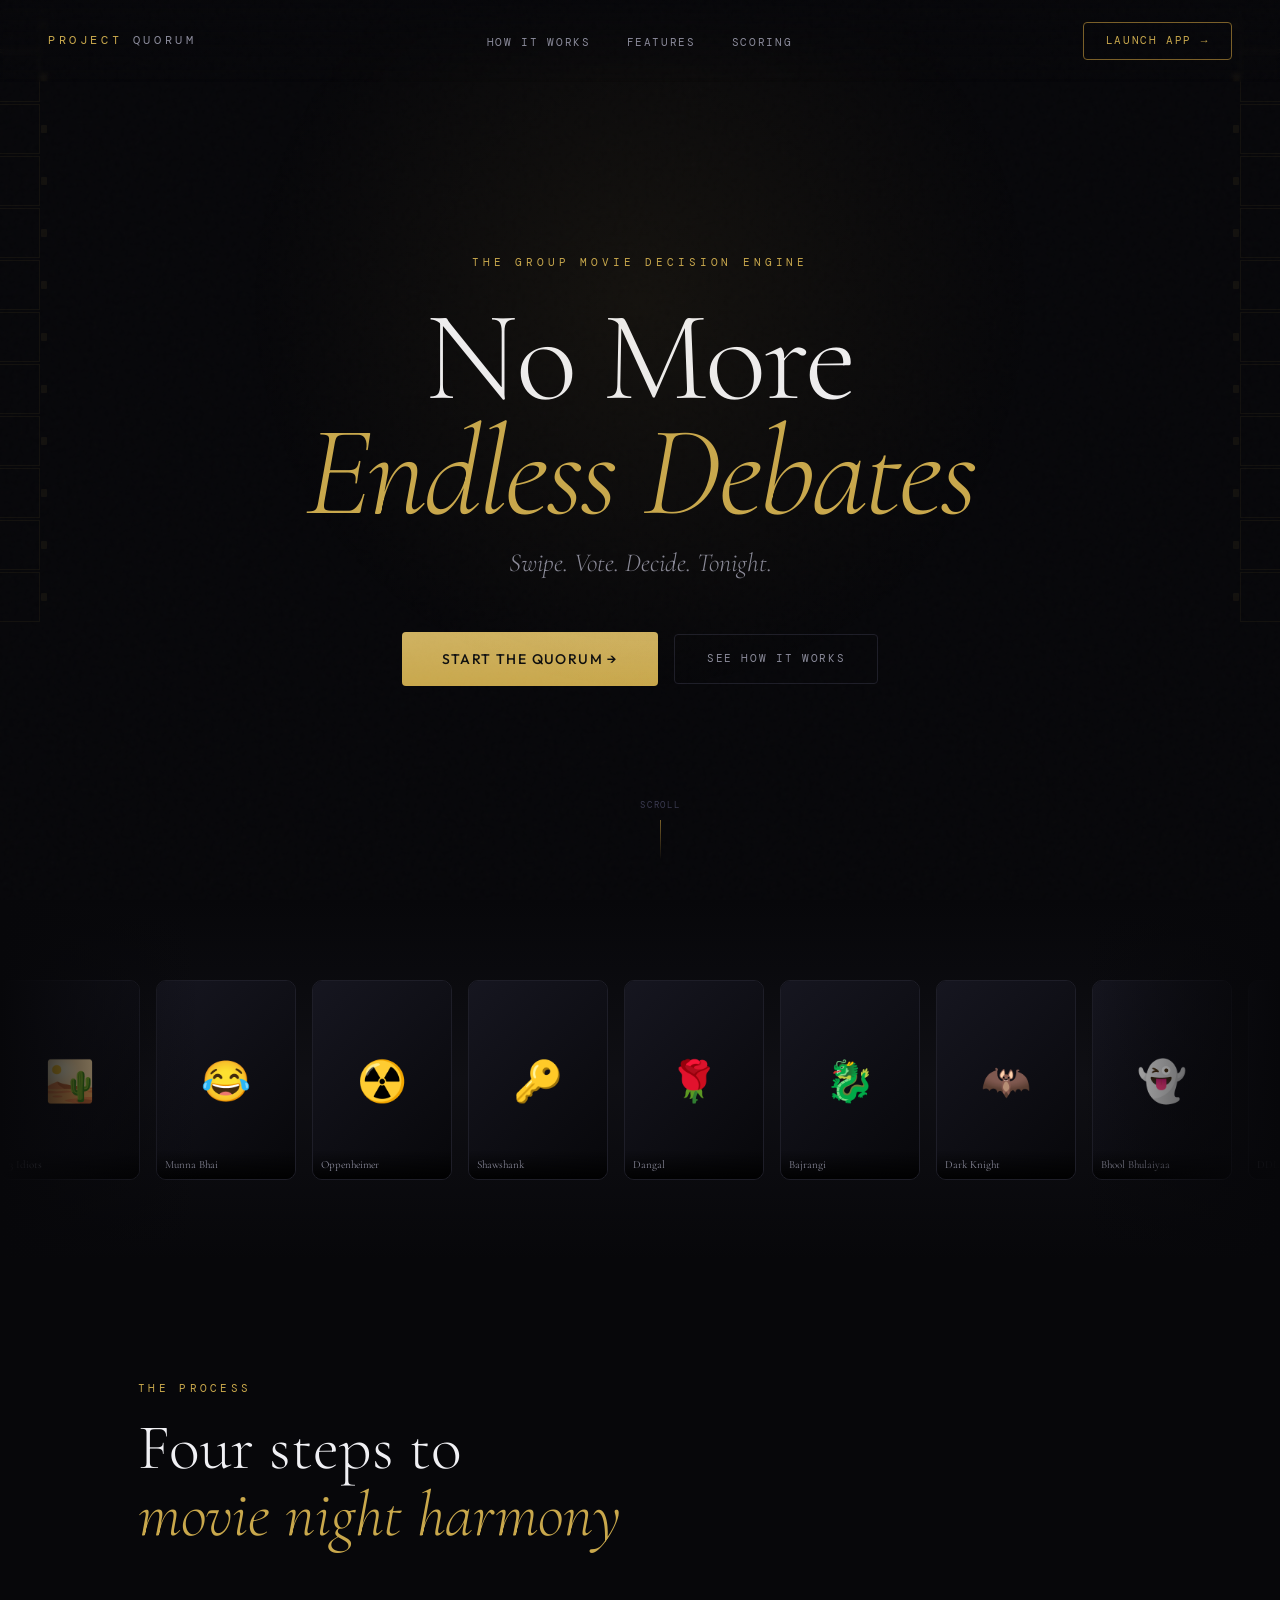
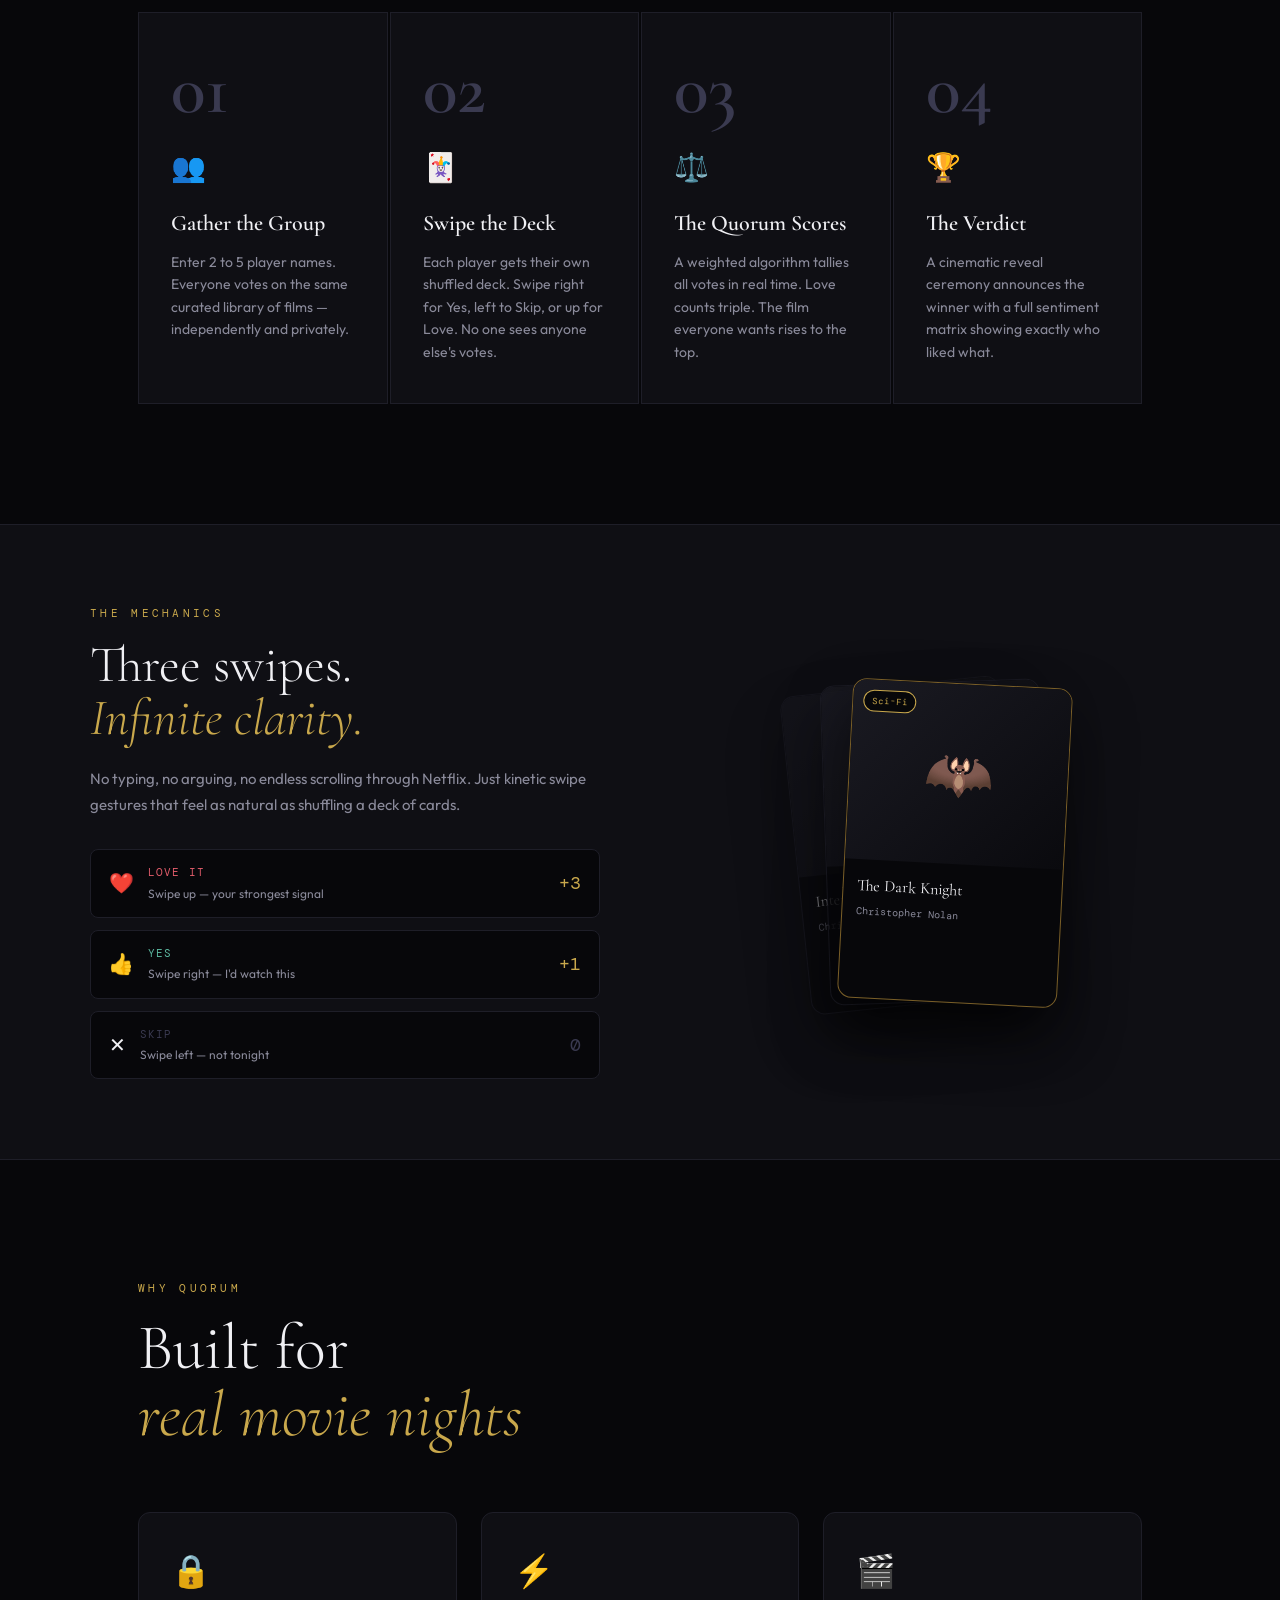
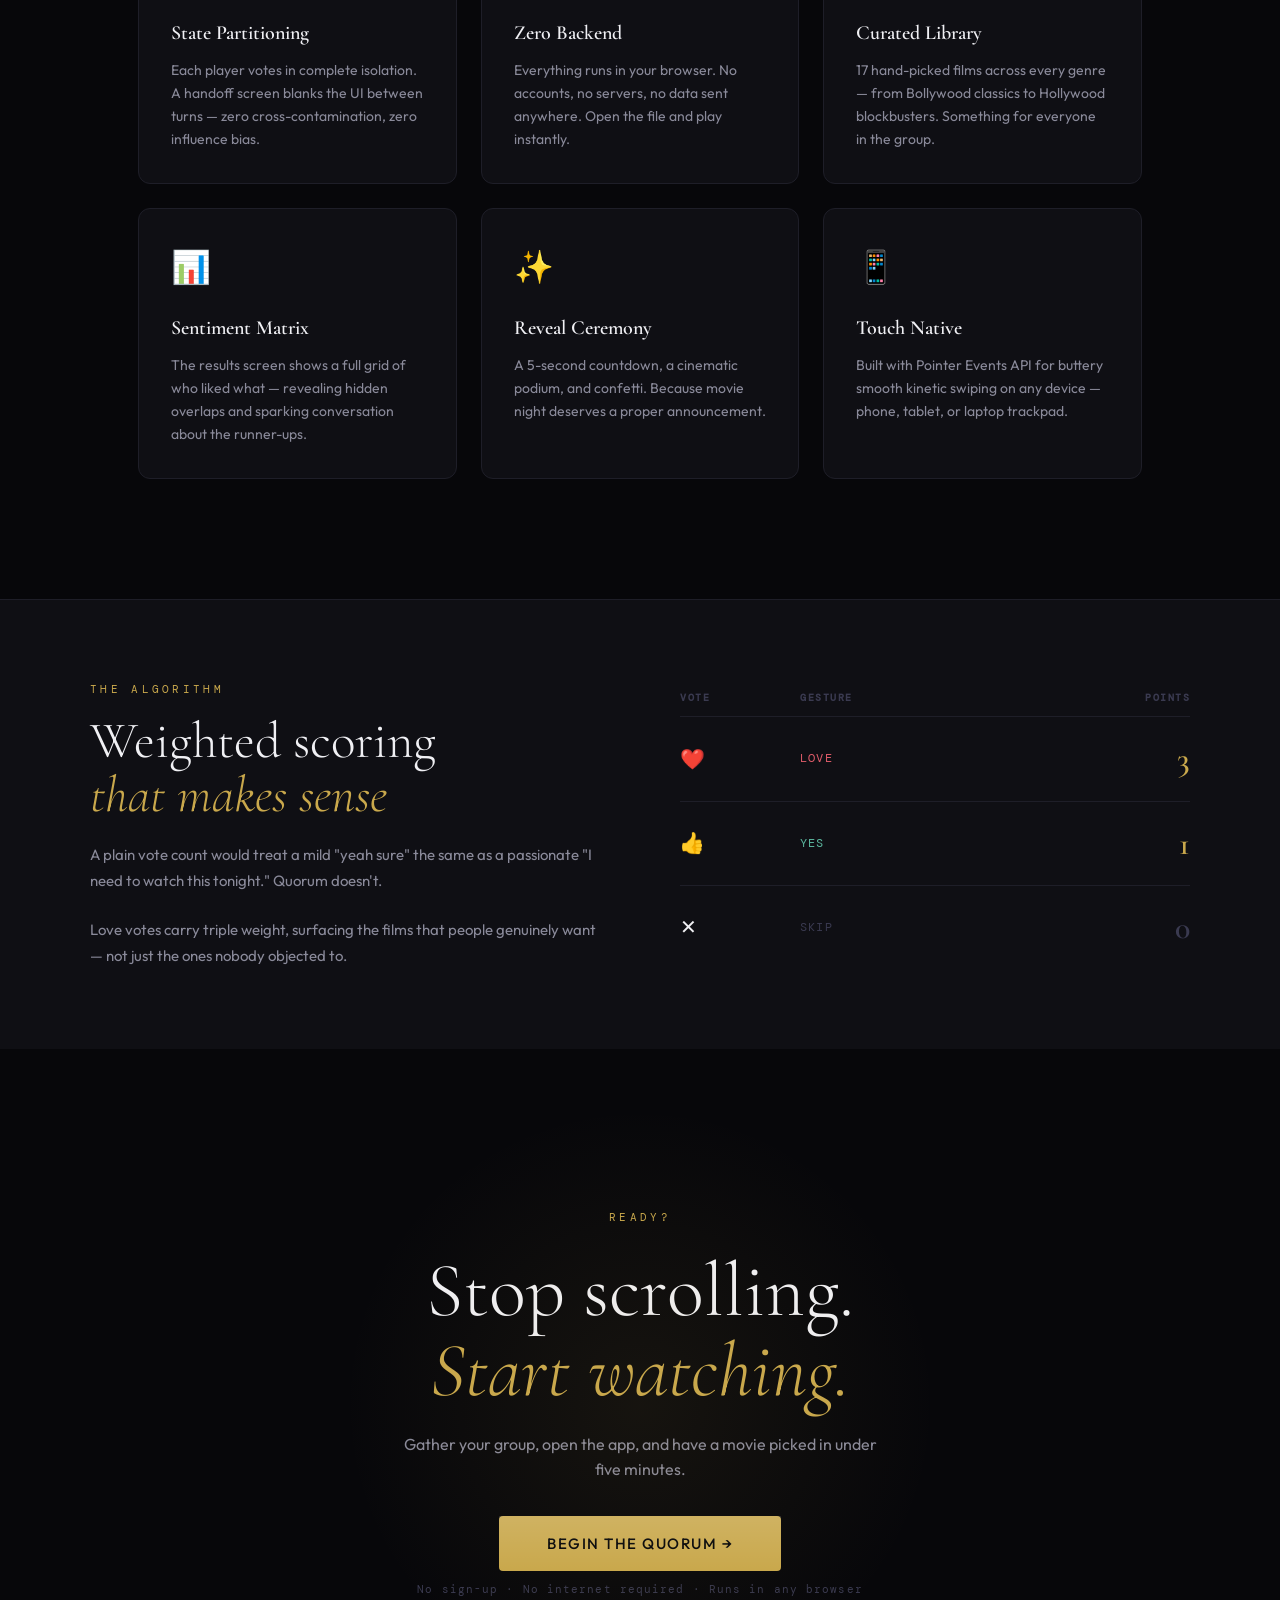
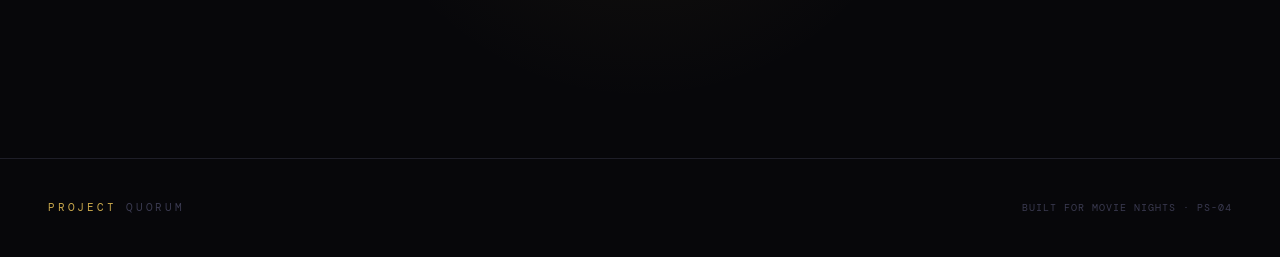
<file: index.html>
<!DOCTYPE html>
<html lang="en">
<head>
<meta charset="UTF-8">
<meta name="viewport" content="width=device-width, initial-scale=1.0">
<title>Project Quorum — Decide Together</title>
<link href="https://fonts.googleapis.com/css2?family=Cormorant+Garamond:ital,wght@0,300;0,600;1,300;1,600&family=DM+Mono:wght@300;400&family=Outfit:wght@300;400;500&display=swap" rel="stylesheet">
<style>
:root {
  --bg: #07070a;
  --gold: #c9a84c;
  --gold-light: #e8c96a;
  --gold-dim: #7a5f28;
  --gold-glow: rgba(201,168,76,0.12);
  --gold-glow2: rgba(201,168,76,0.06);
  --text: #f0f0f4;
  --text-dim: #8a8a9a;
  --text-muted: #3a3a50;
  --surface: #0f0f14;
  --surface2: #161620;
  --border: #1e1e28;
  --love: #e05c6a;
  --yes: #5cb8a0;
  --font-display: 'Cormorant Garamond', serif;
  --font-mono: 'DM Mono', monospace;
  --font-body: 'Outfit', sans-serif;
}

*, *::before, *::after { box-sizing: border-box; margin: 0; padding: 0; }
html { scroll-behavior: smooth; }
body {
  background: var(--bg);
  color: var(--text);
  font-family: var(--font-body);
  font-size: 16px;
  line-height: 1.6;
  -webkit-font-smoothing: antialiased;
  overflow-x: hidden;
}

/* ── GRAIN ── */
body::before {
  content: '';
  position: fixed; inset: 0; z-index: 9999;
  pointer-events: none;
  background-image: url("data:image/svg+xml,%3Csvg viewBox='0 0 200 200' xmlns='http://www.w3.org/2000/svg'%3E%3Cfilter id='n'%3E%3CfeTurbulence type='fractalNoise' baseFrequency='0.85' numOctaves='4' stitchTiles='stitch'/%3E%3C/filter%3E%3Crect width='100%25' height='100%25' filter='url(%23n)' opacity='0.045'/%3E%3C/svg%3E");
  opacity: 0.4;
}

/* ── NAV ── */
nav {
  position: fixed; top: 0; left: 0; right: 0; z-index: 100;
  display: flex; align-items: center; justify-content: space-between;
  padding: 22px 48px;
  background: linear-gradient(to bottom, rgba(7,7,10,0.95), transparent);
  backdrop-filter: blur(2px);
}
.nav-logo {
  font-family: var(--font-mono);
  font-size: 12px; letter-spacing: 0.3em;
  color: var(--gold); text-transform: uppercase;
}
.nav-logo span { color: var(--text-dim); }
.nav-links {
  display: flex; gap: 36px; list-style: none;
}
.nav-links a {
  font-family: var(--font-mono); font-size: 11px;
  letter-spacing: 0.15em; color: var(--text-dim);
  text-decoration: none; text-transform: uppercase;
  transition: color 0.2s;
}
.nav-links a:hover { color: var(--gold); }
.nav-cta {
  padding: 9px 22px;
  border: 1px solid var(--gold-dim);
  border-radius: 4px; color: var(--gold);
  font-family: var(--font-mono); font-size: 11px;
  letter-spacing: 0.15em; text-decoration: none;
  text-transform: uppercase;
  transition: background 0.2s, border-color 0.2s;
}
.nav-cta:hover { background: var(--gold-glow); border-color: var(--gold); }

/* ── HERO ── */
.hero {
  min-height: 100vh;
  display: flex; flex-direction: column;
  align-items: center; justify-content: center;
  text-align: center;
  padding: 120px 24px 80px;
  position: relative; overflow: hidden;
}

/* Radial spotlight */
.hero::after {
  content: '';
  position: absolute;
  top: -100px; left: 50%; transform: translateX(-50%);
  width: 800px; height: 800px; border-radius: 50%;
  background: radial-gradient(ellipse, rgba(201,168,76,0.07) 0%, transparent 70%);
  pointer-events: none;
}

/* Floating film strips */
.filmstrip {
  position: absolute;
  display: flex; gap: 2px;
  opacity: 0.06;
  pointer-events: none;
}
.filmstrip-left {
  left: -20px; top: 0; bottom: 0;
  flex-direction: column;
  width: 60px;
}
.filmstrip-right {
  right: -20px; top: 0; bottom: 0;
  flex-direction: column;
  width: 60px;
}
.film-frame {
  width: 60px; height: 50px; flex-shrink: 0;
  border: 1px solid var(--gold);
  position: relative;
}
.film-frame::before, .film-frame::after {
  content: '';
  position: absolute; top: 50%; transform: translateY(-50%);
  width: 6px; height: 8px; border-radius: 1px;
  background: var(--gold);
}
.film-frame::before { left: -8px; }
.film-frame::after { right: -8px; }

.hero-eyebrow {
  font-family: var(--font-mono); font-size: 11px;
  letter-spacing: 0.35em; color: var(--gold);
  text-transform: uppercase; margin-bottom: 28px;
  opacity: 0; animation: fade-up 0.8s 0.2s ease forwards;
}
.hero-title {
  font-family: var(--font-display);
  font-size: clamp(64px, 10vw, 130px);
  font-weight: 300; line-height: 0.9;
  letter-spacing: -0.02em;
  margin-bottom: 12px;
  opacity: 0; animation: fade-up 0.8s 0.35s ease forwards;
}
.hero-title em {
  font-style: italic; color: var(--gold);
  display: block;
}
.hero-subtitle {
  font-family: var(--font-display);
  font-size: clamp(18px, 3vw, 26px);
  font-weight: 300; font-style: italic;
  color: var(--text-dim); margin-bottom: 48px;
  opacity: 0; animation: fade-up 0.8s 0.5s ease forwards;
}
.hero-actions {
  display: flex; gap: 16px; align-items: center;
  justify-content: center; flex-wrap: wrap;
  opacity: 0; animation: fade-up 0.8s 0.65s ease forwards;
}
.btn-primary {
  padding: 16px 40px;
  background: var(--gold);
  color: #000; font-family: var(--font-body);
  font-weight: 500; font-size: 14px;
  letter-spacing: 0.1em; text-transform: uppercase;
  text-decoration: none; border-radius: 4px;
  border: none; cursor: pointer;
  transition: opacity 0.2s, transform 0.15s;
  position: relative; overflow: hidden;
}
.btn-primary::after {
  content: '';
  position: absolute; inset: 0;
  background: linear-gradient(to bottom, rgba(255,255,255,0.12), transparent);
}
.btn-primary:hover { opacity: 0.9; transform: translateY(-1px); }
.btn-secondary {
  padding: 15px 32px;
  background: transparent;
  border: 1px solid var(--border);
  color: var(--text-dim); font-family: var(--font-mono);
  font-size: 11px; letter-spacing: 0.15em;
  text-transform: uppercase; text-decoration: none;
  border-radius: 4px;
  transition: border-color 0.2s, color 0.2s;
}
.btn-secondary:hover { border-color: var(--gold-dim); color: var(--gold); }

/* Scroll indicator */
.scroll-hint {
  position: absolute; bottom: 40px; left: 50%; transform: translateX(-50%);
  display: flex; flex-direction: column; align-items: center; gap: 8px;
  opacity: 0; animation: fade-up 0.8s 1s ease forwards;
}
.scroll-hint span {
  font-family: var(--font-mono); font-size: 9px;
  letter-spacing: 0.2em; color: var(--text-muted);
  text-transform: uppercase;
}
.scroll-line {
  width: 1px; height: 40px;
  background: linear-gradient(to bottom, var(--gold-dim), transparent);
  animation: scroll-pulse 2s ease-in-out infinite;
}
@keyframes scroll-pulse {
  0%, 100% { opacity: 0.4; transform: scaleY(1); }
  50% { opacity: 1; transform: scaleY(1.1); }
}

/* ── CARDS PREVIEW ── */
.preview-strip {
  padding: 80px 0;
  overflow: hidden;
  position: relative;
  background: linear-gradient(to bottom, var(--bg), var(--surface), var(--bg));
}
.preview-strip::before, .preview-strip::after {
  content: '';
  position: absolute; top: 0; bottom: 0; width: 200px; z-index: 2;
  pointer-events: none;
}
.preview-strip::before { left: 0; background: linear-gradient(to right, var(--bg), transparent); }
.preview-strip::after  { right: 0; background: linear-gradient(to left, var(--bg), transparent); }

.cards-track {
  display: flex; gap: 16px;
  animation: scroll-track 30s linear infinite;
  width: max-content;
}
.cards-track:hover { animation-play-state: paused; }

@keyframes scroll-track {
  from { transform: translateX(0); }
  to   { transform: translateX(-50%); }
}

.preview-card {
  width: 140px; height: 200px; flex-shrink: 0;
  background: var(--surface2);
  border: 1px solid var(--border);
  border-radius: 10px; overflow: hidden;
  position: relative;
  transition: transform 0.3s, border-color 0.3s;
}
.preview-card:hover { transform: translateY(-6px) scale(1.03); border-color: var(--gold-dim); }
.preview-card-inner {
  width: 100%; height: 100%;
  display: flex; align-items: center; justify-content: center;
  font-size: 40px;
  background: linear-gradient(135deg, var(--surface2), var(--bg));
}
.preview-card-label {
  position: absolute; bottom: 0; left: 0; right: 0;
  padding: 8px;
  background: linear-gradient(to top, rgba(0,0,0,0.9), transparent);
  font-family: var(--font-display); font-size: 11px;
  line-height: 1.2; color: var(--text-dim);
}

/* ── HOW IT WORKS ── */
.how {
  padding: 120px 48px;
  max-width: 1100px; margin: 0 auto;
}
.section-eyebrow {
  font-family: var(--font-mono); font-size: 11px;
  letter-spacing: 0.3em; color: var(--gold);
  text-transform: uppercase; margin-bottom: 16px;
}
.section-title {
  font-family: var(--font-display);
  font-size: clamp(36px, 5vw, 64px);
  font-weight: 300; line-height: 1.05;
  margin-bottom: 64px;
}
.section-title em { font-style: italic; color: var(--gold); }

.steps {
  display: grid;
  grid-template-columns: repeat(auto-fit, minmax(220px, 1fr));
  gap: 2px;
}
.step {
  padding: 40px 32px;
  background: var(--surface);
  border: 1px solid var(--border);
  position: relative; overflow: hidden;
  transition: border-color 0.3s;
}
.step:hover { border-color: var(--gold-dim); }
.step::before {
  content: '';
  position: absolute; top: 0; left: 0; right: 0; height: 1px;
  background: linear-gradient(90deg, transparent, var(--gold-dim), transparent);
  opacity: 0; transition: opacity 0.3s;
}
.step:hover::before { opacity: 1; }
.step-num {
  font-family: var(--font-display);
  font-size: 72px; font-weight: 600;
  color: var(--text-muted); line-height: 1;
  margin-bottom: 20px;
  transition: color 0.3s;
}
.step:hover .step-num { color: var(--gold-dim); }
.step-icon { font-size: 28px; margin-bottom: 16px; }
.step-title {
  font-family: var(--font-display);
  font-size: 22px; font-weight: 600;
  margin-bottom: 10px;
}
.step-desc {
  font-size: 14px; color: var(--text-dim); line-height: 1.6;
}

/* ── SWIPE DEMO ── */
.demo {
  padding: 80px 48px;
  background: var(--surface);
  border-top: 1px solid var(--border);
  border-bottom: 1px solid var(--border);
}
.demo-inner {
  max-width: 1100px; margin: 0 auto;
  display: grid; grid-template-columns: 1fr 1fr;
  gap: 80px; align-items: center;
}
.demo-text .section-eyebrow { margin-bottom: 16px; }
.demo-text .section-title { margin-bottom: 24px; }
.demo-desc {
  color: var(--text-dim); font-size: 15px; line-height: 1.7;
  margin-bottom: 32px;
}
.vote-pills {
  display: flex; flex-direction: column; gap: 12px;
}
.vote-pill {
  display: flex; align-items: center; gap: 14px;
  padding: 14px 18px;
  background: var(--bg);
  border: 1px solid var(--border);
  border-radius: 8px;
  transition: border-color 0.2s, transform 0.2s;
}
.vote-pill:hover { transform: translateX(4px); }
.vote-pill.love:hover { border-color: var(--love); }
.vote-pill.yes:hover  { border-color: var(--yes); }
.vote-pill.skip:hover { border-color: var(--text-muted); }
.pill-icon { font-size: 20px; }
.pill-text { flex: 1; }
.pill-name {
  font-family: var(--font-mono); font-size: 11px;
  letter-spacing: 0.1em; text-transform: uppercase;
  margin-bottom: 2px;
}
.vote-pill.love .pill-name { color: var(--love); }
.vote-pill.yes  .pill-name { color: var(--yes); }
.vote-pill.skip .pill-name { color: var(--text-muted); }
.pill-sub { font-size: 12px; color: var(--text-dim); }
.pill-points {
  font-family: var(--font-mono); font-size: 18px;
  color: var(--gold);
}

/* Demo card mockup */
.demo-visual {
  display: flex; align-items: center; justify-content: center;
  position: relative; height: 400px;
}
.mock-card {
  width: 220px; height: 320px;
  background: var(--bg);
  border: 1px solid var(--border);
  border-radius: 14px; overflow: hidden;
  position: absolute;
  box-shadow: 0 30px 60px rgba(0,0,0,0.5);
}
.mock-card.c1 {
  transform: rotate(-6deg) translateX(-30px);
  z-index: 1; opacity: 0.5;
}
.mock-card.c2 {
  transform: rotate(-2deg);
  z-index: 2; opacity: 0.75;
}
.mock-card.c3 {
  transform: rotate(3deg) translateX(20px);
  z-index: 3;
  animation: card-float 3s ease-in-out infinite;
  border-color: var(--gold-dim);
}
@keyframes card-float {
  0%, 100% { transform: rotate(3deg) translateX(20px) translateY(0); }
  50%       { transform: rotate(3deg) translateX(20px) translateY(-8px); }
}
.mock-poster {
  height: 180px; width: 100%;
  display: flex; align-items: center; justify-content: center;
  font-size: 56px;
  background: linear-gradient(135deg, #1a1a22, #0a0a0e);
}
.mock-body { padding: 14px; }
.mock-title {
  font-family: var(--font-display); font-size: 16px;
  margin-bottom: 4px;
}
.mock-dir {
  font-family: var(--font-mono); font-size: 10px;
  color: var(--text-dim);
}
.mock-badge {
  position: absolute; top: 10px; left: 10px;
  background: rgba(0,0,0,0.7);
  border: 1px solid var(--gold);
  border-radius: 20px; padding: 3px 8px;
  font-family: var(--font-mono); font-size: 9px;
  color: var(--gold); letter-spacing: 0.1em;
}

/* ── FEATURES ── */
.features {
  padding: 120px 48px;
  max-width: 1100px; margin: 0 auto;
}
.features-grid {
  display: grid;
  grid-template-columns: repeat(auto-fit, minmax(280px, 1fr));
  gap: 24px;
}
.feature-card {
  padding: 32px;
  background: var(--surface);
  border: 1px solid var(--border);
  border-radius: 12px;
  transition: border-color 0.3s, transform 0.3s;
  position: relative; overflow: hidden;
}
.feature-card:hover { border-color: var(--gold-dim); transform: translateY(-3px); }
.feature-card::after {
  content: '';
  position: absolute; bottom: 0; left: 0; right: 0; height: 1px;
  background: linear-gradient(90deg, transparent, var(--gold-dim), transparent);
  opacity: 0; transition: opacity 0.3s;
}
.feature-card:hover::after { opacity: 1; }
.feature-icon {
  font-size: 32px; margin-bottom: 20px;
  display: block;
}
.feature-title {
  font-family: var(--font-display); font-size: 20px;
  font-weight: 600; margin-bottom: 10px;
}
.feature-desc {
  font-size: 14px; color: var(--text-dim); line-height: 1.65;
}

/* ── SCORING ── */
.scoring {
  padding: 80px 48px;
  border-top: 1px solid var(--border);
  background: var(--surface);
}
.scoring-inner {
  max-width: 1100px; margin: 0 auto;
  display: grid; grid-template-columns: 1fr 1fr; gap: 80px; align-items: center;
}
.score-table {
  width: 100%; border-collapse: collapse;
}
.score-table th {
  font-family: var(--font-mono); font-size: 10px;
  letter-spacing: 0.15em; color: var(--text-muted);
  text-transform: uppercase; padding: 10px 0;
  text-align: left; border-bottom: 1px solid var(--border);
}
.score-table td {
  padding: 16px 0; border-bottom: 1px solid var(--border);
  vertical-align: middle;
}
.score-table tr:last-child td { border-bottom: none; }
.score-emoji { font-size: 20px; }
.score-name {
  font-family: var(--font-mono); font-size: 12px;
  letter-spacing: 0.1em; text-transform: uppercase;
  padding: 0 16px;
}
.score-dir { color: var(--text-dim); font-size: 13px; }
.score-pts {
  font-family: var(--font-display); font-size: 32px;
  font-weight: 600; color: var(--gold);
  text-align: right;
}

/* ── CTA ── */
.cta {
  padding: 160px 48px;
  text-align: center; position: relative; overflow: hidden;
}
.cta::before {
  content: '';
  position: absolute; top: 50%; left: 50%;
  transform: translate(-50%, -50%);
  width: 600px; height: 600px; border-radius: 50%;
  background: radial-gradient(ellipse, rgba(201,168,76,0.08), transparent 70%);
  pointer-events: none;
}
.cta-eyebrow {
  font-family: var(--font-mono); font-size: 11px;
  letter-spacing: 0.3em; color: var(--gold);
  text-transform: uppercase; margin-bottom: 24px;
}
.cta-title {
  font-family: var(--font-display);
  font-size: clamp(40px, 6vw, 80px);
  font-weight: 300; line-height: 1.05;
  margin-bottom: 20px;
}
.cta-title em { font-style: italic; color: var(--gold); }
.cta-sub {
  font-size: 16px; color: var(--text-dim);
  margin-bottom: 48px; max-width: 500px; margin-inline: auto;
  margin-bottom: 48px;
}
.cta-note {
  margin-top: 24px;
  font-family: var(--font-mono); font-size: 11px;
  color: var(--text-muted); letter-spacing: 0.1em;
}

/* ── FOOTER ── */
footer {
  padding: 40px 48px;
  border-top: 1px solid var(--border);
  display: flex; align-items: center; justify-content: space-between;
  flex-wrap: wrap; gap: 16px;
}
.footer-logo {
  font-family: var(--font-mono); font-size: 11px;
  letter-spacing: 0.25em; color: var(--gold);
  text-transform: uppercase;
}
.footer-logo span { color: var(--text-muted); }
.footer-text {
  font-family: var(--font-mono); font-size: 10px;
  letter-spacing: 0.1em; color: var(--text-muted);
  text-transform: uppercase;
}

/* ── ANIMATIONS ── */
@keyframes fade-up {
  from { opacity: 0; transform: translateY(24px); }
  to   { opacity: 1; transform: translateY(0); }
}

.reveal {
  opacity: 0; transform: translateY(30px);
  transition: opacity 0.7s ease, transform 0.7s ease;
}
.reveal.visible {
  opacity: 1; transform: translateY(0);
}

/* ── RESPONSIVE ── */
@media (max-width: 768px) {
  nav { padding: 18px 24px; }
  .nav-links { display: none; }
  .how, .features, .scoring, .cta { padding: 80px 24px; }
  .demo { padding: 60px 24px; }
  .demo-inner { grid-template-columns: 1fr; gap: 48px; }
  .demo-visual { height: 280px; }
  .scoring-inner { grid-template-columns: 1fr; gap: 48px; }
  footer { padding: 32px 24px; flex-direction: column; text-align: center; }
  .mock-card.c1 { display: none; }
}

/* ── SCROLLBAR ── */
::-webkit-scrollbar { width: 4px; }
::-webkit-scrollbar-track { background: var(--bg); }
::-webkit-scrollbar-thumb { background: var(--border); border-radius: 2px; }
</style>
</head>
<body>

<!-- NAV -->
<nav>
  <div class="nav-logo">PROJECT <span>QUORUM</span></div>
  <ul class="nav-links">
    <li><a href="#how">How it works</a></li>
    <li><a href="#features">Features</a></li>
    <li><a href="#scoring">Scoring</a></li>
  </ul>
  <a href="quorem.html" class="nav-cta">Launch App →</a>
</nav>

<!-- HERO -->
<section class="hero">
  <!-- Film strips -->
  <div class="filmstrip filmstrip-left">
    <div class="film-frame"></div><div class="film-frame"></div>
    <div class="film-frame"></div><div class="film-frame"></div>
    <div class="film-frame"></div><div class="film-frame"></div>
    <div class="film-frame"></div><div class="film-frame"></div>
    <div class="film-frame"></div><div class="film-frame"></div>
    <div class="film-frame"></div><div class="film-frame"></div>
  </div>
  <div class="filmstrip filmstrip-right">
    <div class="film-frame"></div><div class="film-frame"></div>
    <div class="film-frame"></div><div class="film-frame"></div>
    <div class="film-frame"></div><div class="film-frame"></div>
    <div class="film-frame"></div><div class="film-frame"></div>
    <div class="film-frame"></div><div class="film-frame"></div>
    <div class="film-frame"></div><div class="film-frame"></div>
  </div>

  <div class="hero-eyebrow">The Group Movie Decision Engine</div>
  <h1 class="hero-title">
    No More<br>
    <em>Endless Debates</em>
  </h1>
  <p class="hero-subtitle">Swipe. Vote. Decide. Tonight.</p>
  <div class="hero-actions">
    <a href="quorem.html" class="btn-primary">Start the Quorum →</a>
    <a href="#how" class="btn-secondary">See How It Works</a>
  </div>

  <div class="scroll-hint">
    <span>Scroll</span>
    <div class="scroll-line"></div>
  </div>
</section>

<!-- SCROLLING MOVIE PREVIEW -->
<div class="preview-strip">
  <div class="cards-track" id="cards-track"></div>
</div>

<!-- HOW IT WORKS -->
<section class="how" id="how">
  <div class="section-eyebrow">The Process</div>
  <h2 class="section-title">Four steps to<br><em>movie night harmony</em></h2>

  <div class="steps">
    <div class="step reveal">
      <div class="step-num">01</div>
      <div class="step-icon">👥</div>
      <div class="step-title">Gather the Group</div>
      <div class="step-desc">Enter 2 to 5 player names. Everyone votes on the same curated library of films — independently and privately.</div>
    </div>
    <div class="step reveal">
      <div class="step-num">02</div>
      <div class="step-icon">🃏</div>
      <div class="step-title">Swipe the Deck</div>
      <div class="step-desc">Each player gets their own shuffled deck. Swipe right for Yes, left to Skip, or up for Love. No one sees anyone else's votes.</div>
    </div>
    <div class="step reveal">
      <div class="step-num">03</div>
      <div class="step-icon">⚖️</div>
      <div class="step-title">The Quorum Scores</div>
      <div class="step-desc">A weighted algorithm tallies all votes in real time. Love counts triple. The film everyone wants rises to the top.</div>
    </div>
    <div class="step reveal">
      <div class="step-num">04</div>
      <div class="step-icon">🏆</div>
      <div class="step-title">The Verdict</div>
      <div class="step-desc">A cinematic reveal ceremony announces the winner with a full sentiment matrix showing exactly who liked what.</div>
    </div>
  </div>
</section>

<!-- SWIPE DEMO -->
<section class="demo">
  <div class="demo-inner">
    <div class="demo-text">
      <div class="section-eyebrow">The Mechanics</div>
      <h2 class="section-title" style="font-size:clamp(28px,4vw,52px);margin-bottom:20px">
        Three swipes.<br><em>Infinite clarity.</em>
      </h2>
      <p class="demo-desc">No typing, no arguing, no endless scrolling through Netflix. Just kinetic swipe gestures that feel as natural as shuffling a deck of cards.</p>
      <div class="vote-pills">
        <div class="vote-pill love reveal">
          <span class="pill-icon">❤️</span>
          <div class="pill-text">
            <div class="pill-name">Love It</div>
            <div class="pill-sub">Swipe up — your strongest signal</div>
          </div>
          <div class="pill-points">+3</div>
        </div>
        <div class="vote-pill yes reveal">
          <span class="pill-icon">👍</span>
          <div class="pill-text">
            <div class="pill-name">Yes</div>
            <div class="pill-sub">Swipe right — I'd watch this</div>
          </div>
          <div class="pill-points">+1</div>
        </div>
        <div class="vote-pill skip reveal">
          <span class="pill-icon">✕</span>
          <div class="pill-text">
            <div class="pill-name">Skip</div>
            <div class="pill-sub">Swipe left — not tonight</div>
          </div>
          <div class="pill-points" style="color:var(--text-muted)">0</div>
        </div>
      </div>
    </div>

    <div class="demo-visual reveal">
      <div class="mock-card c1">
        <div class="mock-poster">🌌</div>
        <div class="mock-body">
          <div class="mock-title">Interstellar</div>
          <div class="mock-dir">Christopher Nolan</div>
        </div>
      </div>
      <div class="mock-card c2">
        <div class="mock-poster">🏜️</div>
        <div class="mock-body">
          <div class="mock-title">Dune: Part Two</div>
          <div class="mock-dir">Denis Villeneuve</div>
        </div>
      </div>
      <div class="mock-card c3">
        <div class="mock-badge">Sci-Fi</div>
        <div class="mock-poster">🦇</div>
        <div class="mock-body">
          <div class="mock-title">The Dark Knight</div>
          <div class="mock-dir">Christopher Nolan</div>
        </div>
      </div>
    </div>
  </div>
</section>

<!-- FEATURES -->
<section class="features" id="features">
  <div class="section-eyebrow">Why Quorum</div>
  <h2 class="section-title">Built for<br><em>real movie nights</em></h2>

  <div class="features-grid">
    <div class="feature-card reveal">
      <span class="feature-icon">🔒</span>
      <div class="feature-title">State Partitioning</div>
      <div class="feature-desc">Each player votes in complete isolation. A handoff screen blanks the UI between turns — zero cross-contamination, zero influence bias.</div>
    </div>
    <div class="feature-card reveal">
      <span class="feature-icon">⚡</span>
      <div class="feature-title">Zero Backend</div>
      <div class="feature-desc">Everything runs in your browser. No accounts, no servers, no data sent anywhere. Open the file and play instantly.</div>
    </div>
    <div class="feature-card reveal">
      <span class="feature-icon">🎬</span>
      <div class="feature-title">Curated Library</div>
      <div class="feature-desc">17 hand-picked films across every genre — from Bollywood classics to Hollywood blockbusters. Something for everyone in the group.</div>
    </div>
    <div class="feature-card reveal">
      <span class="feature-icon">📊</span>
      <div class="feature-title">Sentiment Matrix</div>
      <div class="feature-desc">The results screen shows a full grid of who liked what — revealing hidden overlaps and sparking conversation about the runner-ups.</div>
    </div>
    <div class="feature-card reveal">
      <span class="feature-icon">✨</span>
      <div class="feature-title">Reveal Ceremony</div>
      <div class="feature-desc">A 5-second countdown, a cinematic podium, and confetti. Because movie night deserves a proper announcement.</div>
    </div>
    <div class="feature-card reveal">
      <span class="feature-icon">📱</span>
      <div class="feature-title">Touch Native</div>
      <div class="feature-desc">Built with Pointer Events API for buttery smooth kinetic swiping on any device — phone, tablet, or laptop trackpad.</div>
    </div>
  </div>
</section>

<!-- SCORING -->
<section class="scoring" id="scoring">
  <div class="scoring-inner">
    <div>
      <div class="section-eyebrow">The Algorithm</div>
      <h2 class="section-title" style="font-size:clamp(28px,4vw,52px);margin-bottom:20px">
        Weighted scoring<br><em>that makes sense</em>
      </h2>
      <p style="color:var(--text-dim);font-size:15px;line-height:1.7;margin-bottom:24px">
        A plain vote count would treat a mild "yeah sure" the same as a passionate "I need to watch this tonight." Quorum doesn't.
      </p>
      <p style="color:var(--text-dim);font-size:15px;line-height:1.7">
        Love votes carry triple weight, surfacing the films that people genuinely want — not just the ones nobody objected to.
      </p>
    </div>
    <div class="reveal">
      <table class="score-table">
        <thead>
          <tr>
            <th>Vote</th>
            <th>Gesture</th>
            <th style="text-align:right">Points</th>
          </tr>
        </thead>
        <tbody>
          <tr>
            <td><span class="score-emoji">❤️</span></td>
            <td class="score-name" style="color:var(--love)">Love</td>
            <td class="score-pts">3</td>
          </tr>
          <tr>
            <td><span class="score-emoji">👍</span></td>
            <td class="score-name" style="color:var(--yes)">Yes</td>
            <td class="score-pts">1</td>
          </tr>
          <tr>
            <td><span class="score-emoji">✕</span></td>
            <td class="score-name" style="color:var(--text-muted)">Skip</td>
            <td class="score-pts" style="color:var(--text-muted)">0</td>
          </tr>
        </tbody>
      </table>
    </div>
  </div>
</section>

<!-- CTA -->
<section class="cta">
  <div class="cta-eyebrow">Ready?</div>
  <h2 class="cta-title">
    Stop scrolling.<br>
    <em>Start watching.</em>
  </h2>
  <p class="cta-sub">Gather your group, open the app, and have a movie picked in under five minutes.</p>
  <a href="quorum.html" class="btn-primary" style="font-size:15px;padding:18px 48px">Begin the Quorum →</a>
  <div class="cta-note">No sign-up · No internet required · Runs in any browser</div>
</section>

<!-- FOOTER -->
<footer>
  <div class="footer-logo">PROJECT <span>QUORUM</span></div>
  <div class="footer-text">Built for movie nights · PS-04</div>
</footer>

<script>
/* ── SCROLLING MOVIE CARDS ── */
const movies = [
  { emoji:'🏜️', title:'3 Idiots' },
  { emoji:'😂', title:'Munna Bhai' },
  { emoji:'☢️', title:'Oppenheimer' },
  { emoji:'🔑', title:'Shawshank' },
  { emoji:'🌹', title:'Dangal' },
  { emoji:'🐉', title:'Bajrangi' },
  { emoji:'🦇', title:'Dark Knight' },
  { emoji:'👻', title:'Bhool Bhulaiyaa' },
  { emoji:'💕', title:'DDLJ' },
  { emoji:'🌊', title:'Dil Chahta Hai' },
  { emoji:'🎹', title:'Shershaah' },
  { emoji:'🥁', title:'Dhurandhar' },
  { emoji:'🪖', title:'Avengers: IW' },
  { emoji:'🏨', title:'Avengers: EG' },
  { emoji:'🛸', title:'Yeh Jawaani' },
  { emoji:'💻', title:'Kal Ho Na Ho' },
  { emoji:'🚗', title:'Dhoom' },
];

const track = document.getElementById('cards-track');
// Duplicate for seamless loop
[...movies, ...movies].forEach(m => {
  const card = document.createElement('div');
  card.className = 'preview-card';
  card.innerHTML = `
    <div class="preview-card-inner">${m.emoji}</div>
    <div class="preview-card-label">${m.title}</div>
  `;
  track.appendChild(card);
});

/* ── SCROLL REVEAL ── */
const reveals = document.querySelectorAll('.reveal');
const observer = new IntersectionObserver(entries => {
  entries.forEach((entry, i) => {
    if (entry.isIntersecting) {
      // Stagger siblings
      const siblings = [...entry.target.parentElement.children];
      const idx = siblings.indexOf(entry.target);
      setTimeout(() => {
        entry.target.classList.add('visible');
      }, idx * 80);
      observer.unobserve(entry.target);
    }
  });
}, { threshold: 0.12 });

reveals.forEach(el => observer.observe(el));
</script>
</body>
</html>
</file>
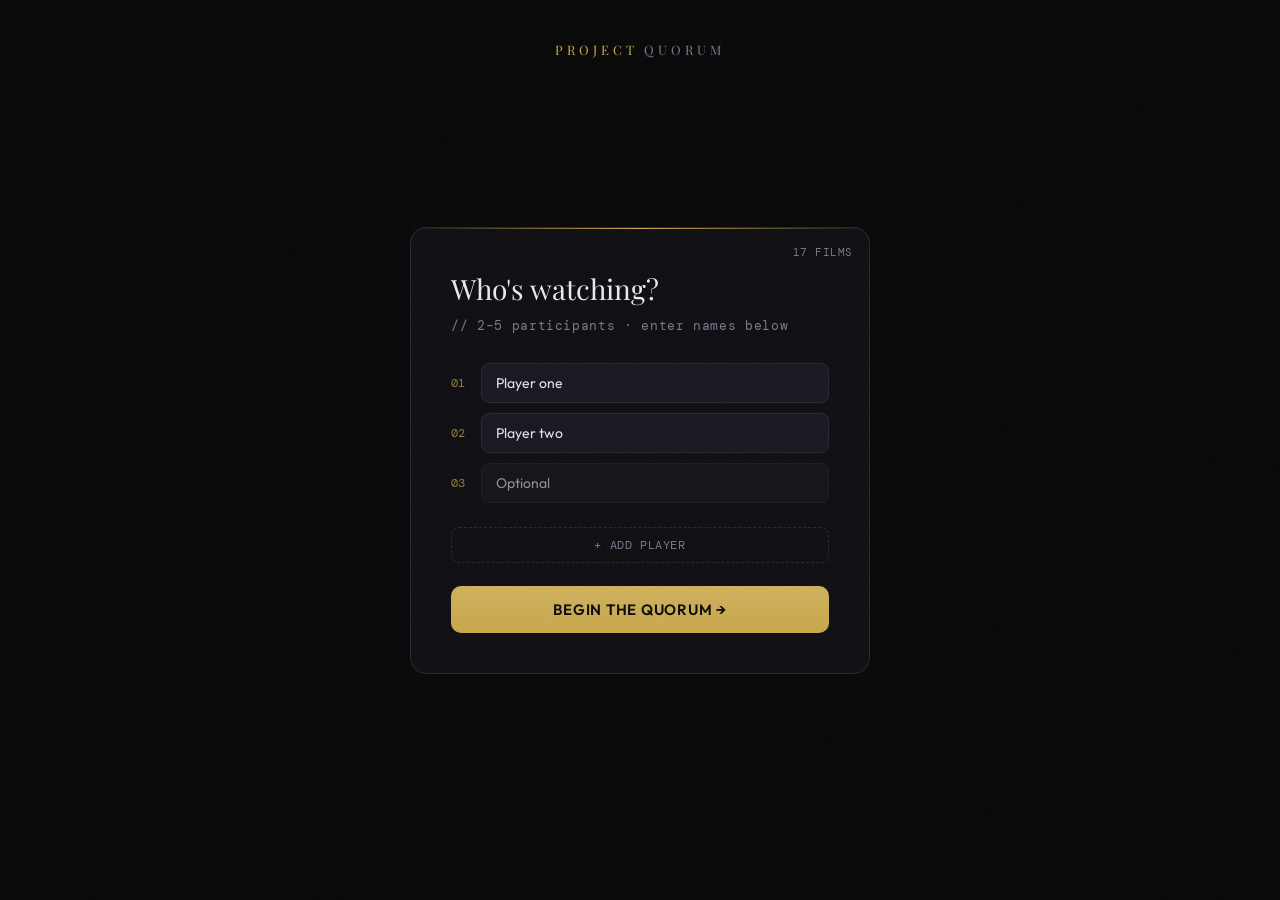
<file: quorem.html>
<!DOCTYPE html>
<html lang="en">
<head>
<meta charset="UTF-8">
<meta name="viewport" content="width=device-width, initial-scale=1.0">
<title>Project Quorum</title>
<link rel="preconnect" href="https://fonts.googleapis.com">
<link href="https://fonts.googleapis.com/css2?family=Playfair+Display:ital,wght@0,700;1,400&family=DM+Mono:wght@300;400&family=Outfit:wght@300;400;600&display=swap" rel="stylesheet">
<style>

  /* ===== DESIGN TOKENS ===== */
  :root {
    --bg: #0a0a0b;
    --surface: #111115;
    --surface2: #1a1a22;
    --border: #2a2a35;
    --gold: #c9a84c;
    --gold-dim: #7a5f28;
    --gold-glow: rgba(201,168,76,0.18);
    --love: #e05c6a;
    --love-glow: rgba(224,92,106,0.2);
    --yes: #5cb8a0;
    --yes-glow: rgba(92,184,160,0.2);
    --no: rgb(255, 47, 0);
    --text: #e8e8f0;
    --text-dim: #7a7a90;
    --text-muted: #e4e4ea;
    --font-display: 'Playfair Display', serif;
    --font-mono: 'DM Mono', monospace;
    --font-body: 'Outfit', sans-serif;
    --radius: 16px;
    --card-w: 320px;
    --card-h: 440px;
  }

  /* ===== RESET & BASE ===== */
  *, *::before, *::after { box-sizing: border-box; margin: 0; padding: 0; }
  html, body { height: 100%; overflow: hidden; }
  body {
    background: var(--bg);
    color: var(--text);
    font-family: var(--font-body);
    font-size: 15px;
    line-height: 1.5;
    -webkit-font-smoothing: antialiased;
  }
.skip-icon {
  color: #ff4757;   /* change this to any color you want */
  font-size: 22px;
}
  /* Grain overlay */
  body::before {
    content: '';
    position: fixed; inset: 0; z-index: 9999;
    pointer-events: none;
    background-image: url("data:image/svg+xml,%3Csvg viewBox='0 0 256 256' xmlns='http://www.w3.org/2000/svg'%3E%3Cfilter id='noise'%3E%3CfeTurbulence type='fractalNoise' baseFrequency='0.9' numOctaves='4' stitchTiles='stitch'/%3E%3C/filter%3E%3Crect width='100%25' height='100%25' filter='url(%23noise)' opacity='0.04'/%3E%3C/svg%3E");
    opacity: 0.35;
  }
  .action-btn.no-btn {
  border-color: #ff4757;
  color: #ff4757;
}

  /* ===== SECTIONS ===== */
  .section {
    position: fixed; inset: 0;
    display: flex; flex-direction: column;
    align-items: center; justify-content: center;
    padding: 24px;
    opacity: 0; pointer-events: none;
    transition: opacity 0.5s ease;
  }
  .section.active {
    opacity: 1; pointer-events: all;
  }
  .logo{
    padding-top: 20px;
  }

  /* ===== LOGO ===== */
  .logo {
    font-family: var(--font-display);
    font-size: 13px;
    letter-spacing: 0.3em;
    text-transform: uppercase;
    color: var(--gold);
    position: fixed; top: 20px; left: 50%;
    transform: translateX(-50%);
    z-index: 100;
    white-space: nowrap;
  }
  .logo span { color: var(--text-dim); }

  /* ===== REGISTRATION ===== */
  #reg-section {
    gap: 32px;
  }
  .reg-card {
    background: var(--surface);
    border: 1px solid var(--border);
    border-radius: var(--radius);
    padding: 40px;
    width: 100%;
    max-width: 460px;
    position: relative;
    overflow: hidden;
  }
  .reg-card::before {
    content: '';
    position: absolute; top: 0; left: 0; right: 0; height: 1px;
    background: linear-gradient(90deg, transparent, var(--gold), transparent);
  }
  .reg-title {
    font-family: var(--font-display);
    font-size: 28px;
    margin-bottom: 6px;
    color: var(--text);
  }
  .reg-subtitle {
    color: var(--text-dim);
    font-size: 13px;
    font-family: var(--font-mono);
    margin-bottom: 28px;
    letter-spacing: 0.05em;
  }
  .player-fields { display: flex; flex-direction: column; gap: 10px; margin-bottom: 24px; }
  .player-row {
    display: flex; align-items: center; gap: 10px;
  }
  .player-num {
    font-family: var(--font-mono);
    font-size: 12px;
    color: var(--gold);
    width: 20px; flex-shrink: 0;
    opacity: 0.7;
  }
  .player-input {
    flex: 1;
    background: var(--surface2);
    border: 1px solid var(--border);
    border-radius: 8px;
    padding: 10px 14px;
    color: var(--text);
    font-family: var(--font-body);
    font-size: 14px;
    outline: none;
    transition: border-color 0.2s, box-shadow 0.2s;
  }
  .player-input::placeholder { color: var(--text-muted); }
  .player-input:focus {
    border-color: var(--gold-dim);
    box-shadow: 0 0 0 3px var(--gold-glow);
  }
  .player-input.optional { opacity: 0.6; }
  .player-input.optional:focus { opacity: 1; }
  .add-player-btn {
    background: none; border: 1px dashed var(--border);
    border-radius: 8px; padding: 9px 14px;
    color: var(--text-dim); font-family: var(--font-mono);
    font-size: 12px; cursor: pointer; width: 100%;
    transition: border-color 0.2s, color 0.2s;
    letter-spacing: 0.05em;
  }
  .add-player-btn:hover { border-color: var(--gold-dim); color: var(--gold); }
  .start-btn {
    width: 100%; padding: 14px;
    background: var(--gold);
    color: #000; font-family: var(--font-body);
    font-weight: 600; font-size: 15px;
    border: none; border-radius: 10px;
    cursor: pointer; letter-spacing: 0.05em;
    transition: opacity 0.2s, transform 0.1s;
    position: relative; overflow: hidden;
  }
  .start-btn::after {
    content: '';
    position: absolute; inset: 0;
    background: linear-gradient(to bottom, rgba(255,255,255,0.1), transparent);
  }
  .start-btn:hover { opacity: 0.92; }
  .start-btn:active { transform: scale(0.98); }
  .movie-count-badge {
    position: absolute; top: 16px; right: 16px;
    font-family: var(--font-mono);
    font-size: 11px; color: var(--text-dim);
    letter-spacing: 0.05em;
  }

  /* ===== HANDOFF SCREEN ===== */
  #handoff-section {
    gap: 20px; text-align: center;
  }
  .handoff-inner {
    display: flex; flex-direction: column; align-items: center; gap: 16px;
  }
  .handoff-tag {
    font-family: var(--font-mono); font-size: 12px;
    letter-spacing: 0.2em; color: var(--gold); text-transform: uppercase;
  }
  .handoff-name {
    font-family: var(--font-display); font-size: 42px;
    line-height: 1.1;
  }
  .handoff-sub {
    color: var(--text-dim); font-size: 14px; max-width: 300px;
  }
  .handoff-progress {
    display: flex; gap: 6px; margin-top: 8px;
  }
  .handoff-dot {
    width: 8px; height: 8px; border-radius: 50%;
    background: var(--border);
    transition: background 0.3s;
  }
  .handoff-dot.done { background: var(--gold); }
  .handoff-dot.active { background: var(--text); }
  .handoff-btn {
    margin-top: 16px;
    padding: 13px 36px;
    background: transparent;
    border: 1px solid var(--gold);
    color: var(--gold); border-radius: 8px;
    font-family: var(--font-mono); font-size: 13px;
    letter-spacing: 0.1em; cursor: pointer;
    transition: background 0.2s, color 0.2s;
  }
  .handoff-btn:hover { background: var(--gold-glow); }

  /* ===== VOTING SECTION ===== */
  #vote-section { gap: 0; }

  .vote-header {
    position: fixed; top: 0; left: 0; right: 0;
    padding: 16px 20px 14px;
    display: flex; align-items: center; justify-content: space-between;
    z-index: 50;
    background: linear-gradient(to bottom, var(--bg) 60%, transparent);
  }
  .vote-player {
    font-family: var(--font-mono); font-size: 12px;
    color: var(--gold); letter-spacing: 0.1em;
    text-transform: uppercase;
  }
  .vote-progress-bar {
    flex: 1; height: 2px;
    background: var(--border); border-radius: 2px;
    margin: 0 16px; overflow: hidden;
  }
  .vote-progress-fill {
    height: 100%; background: var(--gold);
    border-radius: 2px;
    transition: width 0.3s ease;
    width: 0%;
  }
  .vote-count {
    font-family: var(--font-mono); font-size: 12px;
    color: var(--text-dim);
  }

  /* Card stack */
  .card-arena {
    position: relative;
    width: var(--card-w); height: var(--card-h);
    margin-top: 60px;
  }

  .movie-card {
    position: absolute; inset: 0;
    background: var(--surface);
    border: 1px solid var(--border);
    border-radius: var(--radius);
    overflow: hidden;
    cursor: grab;
    user-select: none;
    touch-action: none;
    will-change: transform;
    transition: box-shadow 0.2s;
  }
  .movie-card:active { cursor: grabbing; }
  .movie-card.is-top { z-index: 10; }
  .movie-card.behind-1 { z-index: 9; transform: translateY(6px) scale(0.97); }
  .movie-card.behind-2 { z-index: 8; transform: translateY(12px) scale(0.94); }

  .card-poster {
    width: 100%; height: 240px;
    background: var(--surface2);
    position: relative; overflow: hidden;
    display: flex; align-items: center; justify-content: center;
  }
  .card-poster-bg {
    position: absolute; inset: 0;
    background: linear-gradient(135deg, var(--surface2), var(--bg));
  }
  .card-poster-icon {
    font-size: 64px; position: relative; z-index: 1;
    opacity: 0.4;
  }
  .card-genre-badge {
    position: absolute; top: 12px; left: 12px;
    background: rgba(0,0,0,0.6);
    border: 1px solid var(--border);
    border-radius: 20px; padding: 4px 10px;
    font-family: var(--font-mono); font-size: 10px;
    letter-spacing: 0.1em; color: var(--gold);
    backdrop-filter: blur(8px);
  }
  .card-year-badge {
    position: absolute; top: 12px; right: 12px;
    background: rgba(0,0,0,0.6);
    border: 1px solid var(--border);
    border-radius: 20px; padding: 4px 10px;
    font-family: var(--font-mono); font-size: 10px;
    color: var(--gold);
    backdrop-filter: blur(8px);
  }
  .card-body { padding: 20px; }
  .card-title {
    font-family: var(--font-display);
    font-size: 20px; line-height: 1.2;
    margin-bottom: 4px;
  }
  .card-dir {
    font-size: 12px; color: var(--text-dim);
    margin-bottom: 12px; font-family: var(--font-mono);
  }
  .card-meta {
    display: flex; gap: 16px;
  }
  .card-meta-item {
    display: flex; flex-direction: column; gap: 2px;
  }
  .card-meta-label {
    font-size: 10px; color: var(--text-muted);
    font-family: var(--font-mono); letter-spacing: 0.1em;
    text-transform: uppercase;
  }
  .card-meta-val {
    font-size: 13px; color: var(--text-dim);
    font-family: var(--font-mono);
  }

  /* Swipe overlays */
  .swipe-indicator {
    position: absolute; inset: 0;
    border-radius: var(--radius);
    opacity: 0;
    pointer-events: none;
    transition: opacity 0.1s;
  }
  .swipe-indicator.love {
    background: linear-gradient(135deg, transparent 30%, var(--love-glow));
    border: 2px solid var(--love);
  }
  .swipe-indicator.yes {
    background: linear-gradient(225deg, transparent 30%, var(--yes-glow));
    border: 2px solid var(--yes);
  }
  .swipe-indicator.no {
    background: linear-gradient(45deg, rgba(107,107,128,0.15), transparent);
    border: 2px solid var(--no);
  }
  .swipe-label {
    position: absolute;
    font-family: var(--font-display); font-size: 24px;
    font-style: italic; letter-spacing: 0.05em;
    opacity: 0; transition: opacity 0.1s;
    pointer-events: none;
  }
  .swipe-label.love { top: 20px; right: 20px; color: var(--love); }
  .swipe-label.yes { top: 20px; left: 20px; color: var(--yes); }
  .swipe-label.no { bottom: 20px; left: 20px; color: var(--no); }

  /* Action buttons */
  .action-bar {
    display: flex; gap: 16px; margin-top: 28px;
    align-items: center;
  }
  .action-btn {
    width: 56px; height: 56px; border-radius: 50%;
    border: 1px solid var(--border);
    background: var(--surface);
    display: flex; align-items: center; justify-content: center;
    cursor: pointer; font-size: 22px;
    transition: transform 0.15s, border-color 0.2s, box-shadow 0.2s;
    position: relative; overflow: hidden;
  }
  .action-btn::before {
    content: ''; position: absolute; inset: 0; border-radius: 50%; opacity: 0;
    transition: opacity 0.2s;
  }
  .action-btn:hover { transform: scale(1.08); }
  .action-btn:active { transform: scale(0.95); }
  .action-btn.no-btn { border-color: var(--no); }
  .action-btn.no-btn::before { background: rgba(107,107,128,0.15); }
  .action-btn.no-btn:hover::before { opacity: 1; }
  .action-btn.yes-btn { width: 68px; height: 68px; border-color: var(--yes); }
  .action-btn.yes-btn::before { background: var(--yes-glow); }
  .action-btn.yes-btn:hover::before { opacity: 1; }
  .action-btn.love-btn { border-color: var(--love); }
  .action-btn.love-btn::before { background: var(--love-glow); }
  .action-btn.love-btn:hover::before { opacity: 1; }

  .action-hint {
    position: absolute; bottom: 8px;
    font-family: var(--font-mono); font-size: 8px;
    letter-spacing: 0.05em; color: var(--text-muted);
    width: 100%; text-align: center;
  }

  .vote-tip {
    font-family: var(--font-mono); font-size: 11px;
    color: var(--text-muted); margin-top: 16px;
    letter-spacing: 0.05em;
    text-align: center; max-width: 260px;
  }

  /* ===== REVEAL / COUNTDOWN ===== */
  #reveal-section { gap: 24px; text-align: center; }
  .reveal-text {
    font-family: var(--font-display); font-size: 14px;
    letter-spacing: 0.3em; text-transform: uppercase;
    color: var(--gold); font-style: italic;
  }
  .reveal-countdown {
    font-family: var(--font-display); font-size: 110px;
    line-height: 1; color: var(--text);
    animation: pulse-num 1s ease-in-out infinite;
  }
  @keyframes pulse-num {
    0%, 100% { transform: scale(1); opacity: 1; }
    50% { transform: scale(1.08); opacity: 0.85; }
  }
  .reveal-sub {
    font-family: var(--font-mono); font-size: 12px;
    color: var(--text-dim); letter-spacing: 0.15em;
  }

  /* ===== RESULTS ===== */
  #results-section {
    overflow-y: auto; overflow-x: hidden;
    align-items: flex-start;
    padding: 80px 20px 40px;
    gap: 32px;
    justify-content: flex-start;
  }
  .results-inner {
    width: 100%; max-width: 700px;
    margin: 0 auto;
    display: flex; flex-direction: column; gap: 32px;
  }
  .results-header {
    text-align: center;
  }
  .results-eyebrow {
    font-family: var(--font-mono); font-size: 11px;
    letter-spacing: 0.25em; color: var(--gold);
    text-transform: uppercase; margin-bottom: 8px;
  }
  .results-title {
    font-family: var(--font-display); font-size: 36px;
  }

  /* Podium */
  .podium { display: flex; gap: 12px; align-items: flex-end; justify-content: center; }
  .podium-item {
    flex: 1; max-width: 180px;
    display: flex; flex-direction: column; align-items: center; gap: 10px;
  }
  .podium-medal { font-size: 26px; }
  .podium-card {
    width: 100%;
    background: var(--surface);
    border: 1px solid var(--border);
    border-radius: 12px;
    padding: 14px 12px; text-align: center;
    position: relative; overflow: hidden;
  }
  .podium-card.first {
    border-color: var(--gold);
    box-shadow: 0 0 30px var(--gold-glow);
  }
  .podium-card.first::before {
    content: '';
    position: absolute; top: 0; left: 0; right: 0; height: 1px;
    background: linear-gradient(90deg, transparent, var(--gold), transparent);
  }
  .podium-card.second { border-color: #888; }
  .podium-card.third { border-color: #7a5540; }
  .podium-rank {
    font-family: var(--font-mono); font-size: 10px;
    color: var(--text-muted); letter-spacing: 0.1em; margin-bottom: 4px;
  }
  .podium-title {
    font-family: var(--font-display); font-size: 14px;
    line-height: 1.2; margin-bottom: 8px;
  }
  .podium-score {
    font-family: var(--font-mono); font-size: 20px;
    color: var(--gold);
  }
  .podium-score-label {
    font-family: var(--font-mono); font-size: 9px;
    color: var(--text-muted); letter-spacing: 0.1em;
  }
  .podium-height { background: var(--surface2); border-radius: 4px 4px 0 0; width: 4px; }

  /* Full ranking table */
  .ranking-section {}
  .ranking-label {
    font-family: var(--font-mono); font-size: 11px;
    letter-spacing: 0.15em; color: var(--text-dim);
    text-transform: uppercase; margin-bottom: 12px;
    padding-bottom: 8px;
    border-bottom: 1px solid var(--border);
  }
  .ranking-row {
    display: flex; align-items: center; gap: 12px;
    padding: 10px 0;
    border-bottom: 1px solid var(--border);
  }
  .ranking-row:last-child { border-bottom: none; }
  .rank-num {
    font-family: var(--font-mono); font-size: 12px;
    color: var(--text-muted); width: 20px; text-align: right;
  }
  .rank-title { flex: 1; font-size: 14px; }
  .rank-genre {
    font-family: var(--font-mono); font-size: 10px;
    color: var(--text-muted); letter-spacing: 0.05em;
  }
  .rank-votes { display: flex; gap: 6px; align-items: center; }
  .vote-chip {
    font-family: var(--font-mono); font-size: 10px;
    padding: 2px 7px; border-radius: 12px;
  }
  .vote-chip.love { background: var(--love-glow); color: var(--love); }
  .vote-chip.yes { background: var(--yes-glow); color: var(--yes); }
  .rank-score {
    font-family: var(--font-mono); font-size: 14px;
    color: var(--gold); width: 28px; text-align: right;
  }

  /* Sentiment matrix */
  .matrix-section {}
  .matrix-label {
    font-family: var(--font-mono); font-size: 11px;
    letter-spacing: 0.15em; color: var(--text-dim);
    text-transform: uppercase; margin-bottom: 12px;
    padding-bottom: 8px;
    border-bottom: 1px solid var(--border);
  }
  .matrix-table { width: 100%; border-collapse: collapse; }
  .matrix-table th {
    font-family: var(--font-mono); font-size: 10px;
    letter-spacing: 0.08em; color: var(--text-muted);
    text-transform: uppercase; padding: 6px 8px;
    text-align: center; font-weight: 400;
  }
  .matrix-table th.movie-col { text-align: left; }
  .matrix-table td {
    padding: 8px 8px; font-size: 13px;
    border-top: 1px solid var(--border);
    text-align: center;
  }
  .matrix-table td.movie-name {
    text-align: left;
    font-family: var(--font-display); font-size: 12px;
    color: var(--text-dim);
    max-width: 120px; overflow: hidden; text-overflow: ellipsis; white-space: nowrap;
  }
  .sentiment-dot {
    display: inline-block; width: 24px; height: 24px;
    border-radius: 50%; line-height: 24px; font-size: 13px;
  }
  .sentiment-dot.love { background: var(--love-glow); }
  .sentiment-dot.yes { background: var(--yes-glow); }
  .sentiment-dot.no { background: rgba(107,107,128,0.1); }

  /* Reset btn */
  .reset-btn {
    margin: 0 auto; display: block;
    padding: 12px 32px;
    background: transparent; border: 1px solid var(--border);
    color: var(--text-dim); border-radius: 8px;
    font-family: var(--font-mono); font-size: 12px;
    letter-spacing: 0.1em; cursor: pointer;
    transition: border-color 0.2s, color 0.2s;
  }
  .reset-btn:hover { border-color: var(--gold-dim); color: var(--gold); }

  /* ===== CONFETTI ===== */
  #confetti-canvas {
    position: fixed; inset: 0; z-index: 200;
    pointer-events: none;
  }

  /* ===== ANIMATIONS ===== */
  @keyframes fly-out-right {
    to { transform: translateX(120vw) rotate(25deg); opacity: 0; }
  }
  @keyframes fly-out-left {
    to { transform: translateX(-120vw) rotate(-25deg); opacity: 0; }
  }
  @keyframes fly-out-up {
    to { transform: translateY(-120vh) scale(0.8); opacity: 0; }
  }
  @keyframes snap-back {
    to { transform: none; }
  }
  .fly-right { animation: fly-out-right 0.4s cubic-bezier(0.4,0,1,1) forwards; }
  .fly-left  { animation: fly-out-left  0.4s cubic-bezier(0.4,0,1,1) forwards; }
  .fly-up    { animation: fly-out-up    0.4s cubic-bezier(0.4,0,1,1) forwards; }
  .snap      { animation: snap-back 0.4s cubic-bezier(0.175,0.885,0.32,1.275) forwards; }

  @keyframes fade-in-up {
    from { opacity: 0; transform: translateY(16px); }
    to { opacity: 1; transform: translateY(0); }
  }
  .fade-in-up { animation: fade-in-up 0.5s ease forwards; }

  /* Staggered results items */
  .ranking-row { opacity: 0; }
  .ranking-row.visible {
    animation: fade-in-up 0.4s ease forwards;
  }

  /* ===== SCROLLBAR ===== */
  ::-webkit-scrollbar { width: 4px; }
  ::-webkit-scrollbar-track { background: transparent; }
  ::-webkit-scrollbar-thumb { background: var(--border); border-radius: 2px; }
</style>
</head>
<body>

<canvas id="confetti-canvas"></canvas>

<div class="logo">PROJECT <span>QUORUM</span></div>

<!-- REGISTRATION -->
<section class="section active" id="reg-section">
  <div class="reg-card">
    <div class="movie-count-badge" id="movie-count-badge">38 FILMS</div>
    <div class="reg-title">Who's watching?</div>
    <div class="reg-subtitle">// 2–5 participants · enter names below</div>
    <div class="player-fields" id="player-fields">
      <div class="player-row">
        <span class="player-num">01</span>
        <input class="player-input" type="text" placeholder="Player one" maxlength="20">
      </div>
      <div class="player-row">
        <span class="player-num">02</span>
        <input class="player-input" type="text" placeholder="Player two" maxlength="20">
      </div>
      <div class="player-row">
        <span class="player-num">03</span>
        <input class="player-input optional" type="text" placeholder="Optional" maxlength="20">
      </div>
    </div>
    <button class="add-player-btn" id="add-player-btn">+ ADD PLAYER</button>
    <br><br>
    <button class="start-btn" id="start-btn">BEGIN THE QUORUM →</button>
  </div>
</section>

<!-- HANDOFF / PLAYER TRANSITION -->
<section class="section" id="handoff-section">
  <div class="handoff-inner">
    <div class="handoff-tag">NEXT UP</div>
    <div class="handoff-name" id="handoff-name">Player</div>
    <div class="handoff-sub">Pass the device. When ready, tap below to start your round.</div>
    <div class="handoff-progress" id="handoff-progress"></div>
    <button class="handoff-btn" id="handoff-btn">I'M READY →</button>
  </div>
</section>

<!-- VOTING -->
<section class="section" id="vote-section">
  <div class="vote-header">
    <div class="vote-player" id="vote-player-name">—</div>
    <div class="vote-progress-bar">
      <div class="vote-progress-fill" id="vote-progress-fill"></div>
    </div>
    <div class="vote-count" id="vote-count">0 / 0</div>
  </div>

  <div class="card-arena" id="card-arena"></div>

  <div class="action-bar">
    <button class="action-btn no-btn" id="btn-no" title="Skip">
      ✕
      <span class="action-hint">SKIP</span>
    </button>
    <button class="action-btn yes-btn" id="btn-yes" title="Yes">
      👍
      <span class="action-hint">YES  +1</span>
    </button>
    <button class="action-btn love-btn" id="btn-love" title="Love it">
      ❤️
      <span class="action-hint">LOVE +3</span>
    </button>
  </div>
  <div class="vote-tip">swipe right = yes · left = skip · up = love</div>
</section>

<!-- REVEAL -->
<section class="section" id="reveal-section">
  <div class="reveal-text">Tallying the Quorum…</div>
  <div class="reveal-countdown" id="reveal-num">5</div>
  <div class="reveal-sub">RESULTS INCOMING</div>
</section>

<!-- RESULTS -->
<section class="section" id="results-section">
  <div class="results-inner">
    <div class="results-header">
      <div class="results-eyebrow">The Verdict</div>
      <div class="results-title">Tonight's Picks</div>
    </div>

    <!-- Podium (top 3) -->
    <div class="podium" id="podium"></div>

    <!-- Full ranking -->
    <div class="ranking-section">
      <div class="ranking-label">// FULL RANKING · WEIGHTED SCORE</div>
      <div id="ranking-list"></div>
    </div>

    <!-- Sentiment matrix -->
    <div class="matrix-section">
      <div class="matrix-label">// SENTIMENT MATRIX</div>
      <div style="overflow-x:auto">
        <table class="matrix-table" id="sentiment-table"></table>
      </div>
    </div>

    <button class="reset-btn" id="reset-btn">↺ NEW SESSION</button>
  </div>
</section>

<script>
/* ======================================================
   DATA — 38 MOVIE LIBRARY
====================================================== */
const movieLibrary = [
  { id:1,  title:"3 Idiots",         genre:"Comedy/Drama",      year:2009, director:"RajKumar Hirani",  runtime:"166m", emoji:"🏜️" },
  { id:2,  title:"Munna Bhai M.B.B.S",           genre:"Comedy/Drama",      year:2003, director:"RajKumar Hirani", runtime:"169m", emoji:"🌌" },
  { id:3,  title:"Oppenheimer",            genre:"Drama",       year:2023, director:"Christopher Nolan", runtime:"180m", emoji:"☢️" },
  { id:4,  title:"The Shawshank Redemption",genre:"Drama",     year:1994, director:"Frank Darabont",    runtime:"142m", emoji:"🔑" },
  { id:5,  title:"Kal Ho Na Ho",               genre:"Romance/Drama",    year:2003, director:"Nikkhil Advani",     runtime:"132m", emoji:"🏠" },
  { id:6,  title:"Dhoom", genre:"Action Thriller",      year:2004, director:"Sanjay Gadhvi",           runtime:"139m", emoji:"🥯" },
  { id:7,  title:"Dangal",          genre:"Storts/Drama",       year:2016, director:"Nitesh Tiwari",     runtime:"175m", emoji:"🌹" },
  { id:8,  title:"Bajrangi Bhaijaan",          genre:"Drama",   year:2015, director:"Kabhir Khan",   runtime:"125m", emoji:"🐉" },
  { id:9,  title:"The Dark Knight",        genre:"Action",      year:2008, director:"Christopher Nolan", runtime:"152m", emoji:"🦇" },
  { id:10, title:"Bhool Bhuliyaa",     genre:"Horror/Comedy",      year:2007, director:"Priyadarshan",    runtime:"120m", emoji:"🚗" },
  { id:11, title:"Dil Wale Dhulhania le Jayege ",                genre:"Romance",      year:1995, director:"Aditya Chopra",  runtime:"116m", emoji:"🛸" },
  { id:12, title:"Dil Chahta Hai",      genre:"Drama",      year:2001, director:"Farhan Akhtar",  runtime:"164m", emoji:"🤖" },
  { id:13, title:"Yeh Jawaani Hai Deewani",      genre:"Romance/Drama",   year:2013, director:"Ayan Mukerji",   runtime:"134m", emoji:"🐺" },
  { id:14, title:"Shershaah",             genre:"War/Biography",     year:2021, director:"Vishnuvardhan",  runtime:"128m", emoji:"🎹" },
  { id:15, title:"Dhurandhar",               genre:"Action-Spy/Thriller",       year:2025, director:"Aditya Dhar",  runtime:"107m", emoji:"🥁" },
  { id:16, title:"Avengers:Infinity War",                   genre:"Sci-Fi/Action",         year:2018, director:"Joe Russo",       runtime:"119m", emoji:"🪖" },
  { id:17, title:"Avengers:Endgame",genre:"Sci-Fi/Action",     year:2019, director:"Joe Russo",     runtime:"99m",  emoji:"🏨" },
  
];

/* ======================================================
   STATE
====================================================== */
let players = [];
let currentPlayerIndex = 0;
// votes[playerName][movieId] = 'love'|'yes'|'no'
let votes = {};
let currentDeck = []; // shuffled movie ids for current player
let currentCardIndex = 0;

/* ======================================================
   SECTION MANAGER
====================================================== */
function showSection(id) {
  document.querySelectorAll('.section').forEach(s => s.classList.remove('active'));
  document.getElementById(id).classList.add('active');
}

/* ======================================================
   REGISTRATION
====================================================== */
document.getElementById('movie-count-badge').textContent = movieLibrary.length + ' FILMS';

let playerCount = 3;
document.getElementById('add-player-btn').addEventListener('click', () => {
  if (playerCount >= 5) return;
  playerCount++;
  const fields = document.getElementById('player-fields');
  const row = document.createElement('div');
  row.className = 'player-row';
  row.innerHTML = `
    <span class="player-num">${String(playerCount).padStart(2,'0')}</span>
    <input class="player-input optional" type="text" placeholder="Optional" maxlength="20">
  `;
  fields.appendChild(row);
  if (playerCount >= 5) document.getElementById('add-player-btn').style.display = 'none';
});

document.getElementById('start-btn').addEventListener('click', () => {
  const inputs = document.querySelectorAll('#player-fields .player-input');
  players = [];
  inputs.forEach(inp => {
    const val = inp.value.trim();
    if (val) players.push(val);
  });
  if (players.length < 2) {
    alert('Please enter at least 2 player names.');
    return;
  }
  players.forEach(p => { votes[p] = {}; });
  currentPlayerIndex = 0;
  showHandoff();
});

/* ======================================================
   HANDOFF SCREEN
====================================================== */
function showHandoff() {
  const player = players[currentPlayerIndex];
  document.getElementById('handoff-name').textContent = player;
  // Progress dots
  const prog = document.getElementById('handoff-progress');
  prog.innerHTML = '';
  players.forEach((_, i) => {
    const dot = document.createElement('div');
    dot.className = 'handoff-dot' +
      (i < currentPlayerIndex ? ' done' : i === currentPlayerIndex ? ' active' : '');
    prog.appendChild(dot);
  });
  showSection('handoff-section');
}

document.getElementById('handoff-btn').addEventListener('click', () => {
  startVoting();
});

/* ======================================================
   VOTING
====================================================== */
function shuffle(arr) {
  const a = [...arr];
  for (let i = a.length - 1; i > 0; i--) {
    const j = Math.floor(Math.random() * (i + 1));
    [a[i], a[j]] = [a[j], a[i]];
  }
  return a;
}

function startVoting() {
  const player = players[currentPlayerIndex];
  document.getElementById('vote-player-name').textContent = player.toUpperCase();
  currentDeck = shuffle(movieLibrary.map(m => m.id));
  currentCardIndex = 0;
  renderDeck();
  updateProgressBar();
  showSection('vote-section');
}

function updateProgressBar() {
  const total = currentDeck.length;
  const done = currentCardIndex;
  const pct = (done / total) * 100;
  document.getElementById('vote-progress-fill').style.width = pct + '%';
  document.getElementById('vote-count').textContent = done + ' / ' + total;
}

function renderDeck() {
  const arena = document.getElementById('card-arena');
  arena.innerHTML = '';
  // Show top 3 cards
  for (let i = 0; i < 3 && currentCardIndex + i < currentDeck.length; i++) {
    const movieId = currentDeck[currentCardIndex + i];
    const movie = movieLibrary.find(m => m.id === movieId);
    const card = buildCard(movie);
    if (i === 0) {
      card.classList.add('is-top');
      attachSwipeEvents(card, movie);
    } else if (i === 1) {
      card.classList.add('behind-1');
    } else {
      card.classList.add('behind-2');
    }
    arena.appendChild(card);
  }
}

function buildCard(movie) {
  const card = document.createElement('div');
  card.className = 'movie-card';
  card.dataset.id = movie.id;
  // Deterministic gradient from movie id
  const hue = (movie.id * 47 + 130) % 360;
  card.innerHTML = `
    <div class="card-poster">
      <div class="card-poster-bg" style="
  background-image: url('posters/${movie.id}.jpeg');
  background-size: cover;
  background-position: center top;
  background-color: hsl(${hue},15%,10%);
"></div>
      <div class="card-poster-icon" style="display:none">${movie.emoji}</div>
      <div class="card-genre-badge">${movie.genre}</div>
      <div class="card-year-badge">${movie.year}</div>
    </div>
    <div class="card-body">
      <div class="card-title">${movie.title}</div>
      <div class="card-dir">${movie.director}</div>
      <div class="card-meta">
        <div class="card-meta-item">
          <div class="card-meta-label">Runtime</div>
          <div class="card-meta-val">${movie.runtime}</div>
        </div>
        <div class="card-meta-item">
          <div class="card-meta-label">Genre</div>
          <div class="card-meta-val">${movie.genre}</div>
        </div>
      </div>
    </div>
    <div class="swipe-indicator love"></div>
    <div class="swipe-indicator yes"></div>
    <div class="swipe-indicator no"></div>
    <div class="swipe-label love">Love ❤️</div>
    <div class="swipe-label yes">Yes 👍</div>
    <div class="swipe-label no">Skip ✕</div>
  `;
  return card;
}

/* ======================================================
   SWIPE / POINTER EVENTS
====================================================== */
function attachSwipeEvents(card, movie) {
  let startX = 0, startY = 0, dx = 0, dy = 0;
  let dragging = false;
  const THRESHOLD = 100;
  const ROT_MAX = 20;

  const loveInd  = card.querySelector('.swipe-indicator.love');
  const yesInd   = card.querySelector('.swipe-indicator.yes');
  const noInd    = card.querySelector('.swipe-indicator.no');
  const loveLabel = card.querySelector('.swipe-label.love');
  const yesLabel  = card.querySelector('.swipe-label.yes');
  const noLabel   = card.querySelector('.swipe-label.no');

  function resetIndicators() {
    loveInd.style.opacity = yesInd.style.opacity = noInd.style.opacity = '0';
    loveLabel.style.opacity = yesLabel.style.opacity = noLabel.style.opacity = '0';
  }

  card.addEventListener('pointerdown', e => {
    dragging = true;
    startX = e.clientX; startY = e.clientY;
    card.setPointerCapture(e.pointerId);
    card.style.transition = 'none';
  });

  card.addEventListener('pointermove', e => {
    if (!dragging) return;
    dx = e.clientX - startX;
    dy = e.clientY - startY;
    const rot = (dx / window.innerWidth) * ROT_MAX;
    card.style.transform = `translate(${dx}px, ${dy}px) rotate(${rot}deg)`;

    // Indicators
    resetIndicators();
    const progress = Math.min(Math.abs(dx) / THRESHOLD, 1);
    if (dy < -60 && Math.abs(dx) < 60) {
      const p = Math.min(Math.abs(dy) / THRESHOLD, 1);
      loveInd.style.opacity = p;
      loveLabel.style.opacity = p;
    } else if (dx > 40) {
      yesInd.style.opacity = progress;
      yesLabel.style.opacity = progress;
    } else if (dx < -40) {
      noInd.style.opacity = progress;
      noLabel.style.opacity = progress;
    }
  });

  card.addEventListener('pointerup', () => {
    if (!dragging) return;
    dragging = false;
    resetIndicators();
    card.style.transition = '';

    if (dy < -80 && Math.abs(dx) < 80) {
      // Love
      swipeCard(card, movie, 'love', 'up');
    } else if (dx > THRESHOLD) {
      // Yes
      swipeCard(card, movie, 'yes', 'right');
    } else if (dx < -THRESHOLD) {
      // No
      swipeCard(card, movie, 'no', 'left');
    } else {
      // Snap back
      card.classList.add('snap');
      card.style.transform = '';
      card.addEventListener('animationend', () => card.classList.remove('snap'), { once: true });
    }
    dx = 0; dy = 0;
  });
}

function swipeCard(card, movie, vote, dir) {
  const player = players[currentPlayerIndex];
  votes[player][movie.id] = vote;

  const cls = dir === 'right' ? 'fly-right' : dir === 'left' ? 'fly-left' : 'fly-up';
  card.classList.add(cls);
  card.addEventListener('animationend', () => {
    card.remove();
    currentCardIndex++;
    updateProgressBar();
    if (currentCardIndex >= currentDeck.length) {
      // Player done
      nextPlayer();
    } else {
      // Promote next card
      promoteDeck();
    }
  }, { once: true });
}

function promoteDeck() {
  const arena = document.getElementById('card-arena');
  const cards = arena.querySelectorAll('.movie-card');
  cards.forEach((c, i) => {
    c.className = 'movie-card';
    if (i === 0) {
      c.classList.add('is-top');
      const movieId = parseInt(c.dataset.id);
      const movie = movieLibrary.find(m => m.id === movieId);
      attachSwipeEvents(c, movie);
    } else if (i === 1) {
      c.classList.add('behind-1');
    } else {
      c.classList.add('behind-2');
    }
  });

  // Add a new card at the back if available
  const nextIdx = currentCardIndex + 2;
  if (nextIdx < currentDeck.length) {
    const movieId = currentDeck[nextIdx];
    const movie = movieLibrary.find(m => m.id === movieId);
    const newCard = buildCard(movie);
    newCard.classList.add('behind-2');
    arena.appendChild(newCard);
  }
}

/* ======================================================
   BUTTON CONTROLS
====================================================== */
document.getElementById('btn-no').addEventListener('click', () => doVoteButton('no', 'left'));
document.getElementById('btn-yes').addEventListener('click', () => doVoteButton('yes', 'right'));
document.getElementById('btn-love').addEventListener('click', () => doVoteButton('love', 'up'));

function doVoteButton(vote, dir) {
  const arena = document.getElementById('card-arena');
  const topCard = arena.querySelector('.movie-card.is-top');
  if (!topCard) return;
  const movieId = parseInt(topCard.dataset.id);
  const movie = movieLibrary.find(m => m.id === movieId);
  swipeCard(topCard, movie, vote, dir);
}

/* ======================================================
   PLAYER PROGRESSION
====================================================== */
function nextPlayer() {
  currentPlayerIndex++;
  if (currentPlayerIndex >= players.length) {
    // All done — reveal!
    showReveal();
  } else {
    showHandoff();
  }
}

/* ======================================================
   REVEAL COUNTDOWN
====================================================== */
function showReveal() {
  showSection('reveal-section');
  let n = 5;
  document.getElementById('reveal-num').textContent = n;
  const iv = setInterval(() => {
    n--;
    if (n <= 0) {
      clearInterval(iv);
      showResults();
    } else {
      document.getElementById('reveal-num').textContent = n;
    }
  }, 1000);
}

/* ======================================================
   RESULTS & SCORING
====================================================== */
function computeScores() {
  const scores = {};
  movieLibrary.forEach(m => { scores[m.id] = 0; });
  players.forEach(p => {
    Object.entries(votes[p] || {}).forEach(([id, v]) => {
      if (v === 'love') scores[parseInt(id)] += 3;
      else if (v === 'yes') scores[parseInt(id)] += 1;
    });
  });
  return scores;
}

function showResults() {
  showSection('results-section');

  const scores = computeScores();
  const sorted = movieLibrary
    .map(m => ({ ...m, score: scores[m.id] }))
    .sort((a, b) => b.score - a.score);

  buildPodium(sorted);
  buildRanking(sorted);
  buildMatrix(sorted);
  fireConfetti();
}

function buildPodium(sorted) {
  const top3 = sorted.slice(0, 3);
  const podium = document.getElementById('podium');
  podium.innerHTML = '';
  const medals = ['🥇','🥈','🥉'];
  const classes = ['first','second','third'];
  // Layout: 2nd, 1st, 3rd
  const order = top3.length >= 3 ? [top3[1], top3[0], top3[2]] : top3;
  const classOrder = top3.length >= 3 ? [classes[1], classes[0], classes[2]] : classes;
  const medalOrder = top3.length >= 3 ? [medals[1], medals[0], medals[2]] : medals;

  order.forEach((movie, i) => {
    if (!movie) return;
    const item = document.createElement('div');
    item.className = 'podium-item fade-in-up';
    item.style.animationDelay = (i * 0.15) + 's';
    item.innerHTML = `
      <div class="podium-medal">${medalOrder[i]}</div>
      <div class="podium-card ${classOrder[i]}">
        <div class="podium-rank">${classOrder[i].toUpperCase()}</div>
        <div style="font-size:28px;margin-bottom:6px">${movie.emoji}</div>
        <div class="podium-title">${movie.title}</div>
        <div class="podium-score">${movie.score}</div>
        <div class="podium-score-label">POINTS</div>
      </div>
    `;
    podium.appendChild(item);
  });
}

function buildRanking(sorted) {
  const list = document.getElementById('ranking-list');
  list.innerHTML = '';
  // Show movies that got at least 1 vote
  const voted = sorted.filter(m => m.score > 0);
  if (voted.length === 0) {
    list.innerHTML = '<div style="color:var(--text-muted);font-family:var(--font-mono);font-size:12px;padding:16px 0">No votes recorded.</div>';
    return;
  }
  voted.forEach((movie, i) => {
    const loveVotes = players.filter(p => votes[p][movie.id] === 'love').length;
    const yesVotes  = players.filter(p => votes[p][movie.id] === 'yes').length;
    const row = document.createElement('div');
    row.className = 'ranking-row';
    row.style.animationDelay = (0.1 + i * 0.05) + 's';
    row.innerHTML = `
      <div class="rank-num">${i + 1}</div>
      <div>
        <div class="rank-title">${movie.title}</div>
        <div class="rank-genre">${movie.genre} · ${movie.year}</div>
      </div>
      <div class="rank-votes">
        ${loveVotes > 0 ? `<span class="vote-chip love">❤️ ×${loveVotes}</span>` : ''}
        ${yesVotes  > 0 ? `<span class="vote-chip yes">👍 ×${yesVotes}</span>`  : ''}
      </div>
      <div class="rank-score">${movie.score}</div>
    `;
    list.appendChild(row);
    // Trigger visibility with small delay
    setTimeout(() => row.classList.add('visible'), 50 + i * 60);
  });
}

function buildMatrix(sorted) {
  const tbl = document.getElementById('sentiment-table');
  tbl.innerHTML = '';
  const topMovies = sorted.filter(m => m.score > 0).slice(0, 12);

  // Header row
  const thead = document.createElement('thead');
  let hRow = '<tr><th class="movie-col">Film</th>';
  players.forEach(p => { hRow += `<th>${p.split(' ')[0]}</th>`; });
  hRow += '</tr>';
  thead.innerHTML = hRow;
  tbl.appendChild(thead);

  const tbody = document.createElement('tbody');
  topMovies.forEach(movie => {
    const tr = document.createElement('tr');
    let row = `<td class="movie-name" title="${movie.title}">${movie.title}</td>`;
    players.forEach(p => {
      const v = votes[p][movie.id];
      const emoji = v === 'love' ? '❤️' : v === 'yes' ? '👍' : '—';
      const cls = v === 'love' ? 'love' : v === 'yes' ? 'yes' : 'no';
      row += `<td><span class="sentiment-dot ${cls}">${emoji}</span></td>`;
    });
    tr.innerHTML = row;
    tbody.appendChild(tr);
  });
  tbl.appendChild(tbody);
}

/* ======================================================
   CONFETTI
====================================================== */
function fireConfetti() {
  const canvas = document.getElementById('confetti-canvas');
  const ctx = canvas.getContext('2d');
  canvas.width = window.innerWidth;
  canvas.height = window.innerHeight;

  const colors = ['#c9a84c','#e05c6a','#5cb8a0','#ffffff','#9b7fe8'];
  const particles = Array.from({ length: 120 }, () => ({
    x: Math.random() * canvas.width,
    y: -10 - Math.random() * 100,
    w: 6 + Math.random() * 8,
    h: 3 + Math.random() * 4,
    color: colors[Math.floor(Math.random() * colors.length)],
    vx: (Math.random() - 0.5) * 3,
    vy: 2 + Math.random() * 4,
    angle: Math.random() * Math.PI * 2,
    va: (Math.random() - 0.5) * 0.15,
    life: 1
  }));

  let frame = 0;
  function draw() {
    ctx.clearRect(0, 0, canvas.width, canvas.height);
    particles.forEach(p => {
      p.x += p.vx; p.y += p.vy;
      p.angle += p.va;
      p.vy += 0.06;
      p.life -= 0.006;
      if (p.life <= 0 || p.y > canvas.height + 20) {
        p.y = -10; p.x = Math.random() * canvas.width;
        p.vy = 2 + Math.random() * 3; p.life = 1;
      }
      ctx.save();
      ctx.globalAlpha = Math.max(0, p.life);
      ctx.translate(p.x, p.y);
      ctx.rotate(p.angle);
      ctx.fillStyle = p.color;
      ctx.fillRect(-p.w / 2, -p.h / 2, p.w, p.h);
      ctx.restore();
    });
    frame++;
    if (frame < 240) requestAnimationFrame(draw);
    else ctx.clearRect(0, 0, canvas.width, canvas.height);
  }
  draw();
}

/* ======================================================
   RESET
====================================================== */
document.getElementById('reset-btn').addEventListener('click', () => {
  players = []; votes = {};
  currentPlayerIndex = 0; currentDeck = []; currentCardIndex = 0;
  // Clear form
  document.querySelectorAll('#player-fields .player-input').forEach(i => i.value = '');
  showSection('reg-section');
});

</script>
</body>
</html>
</file>
